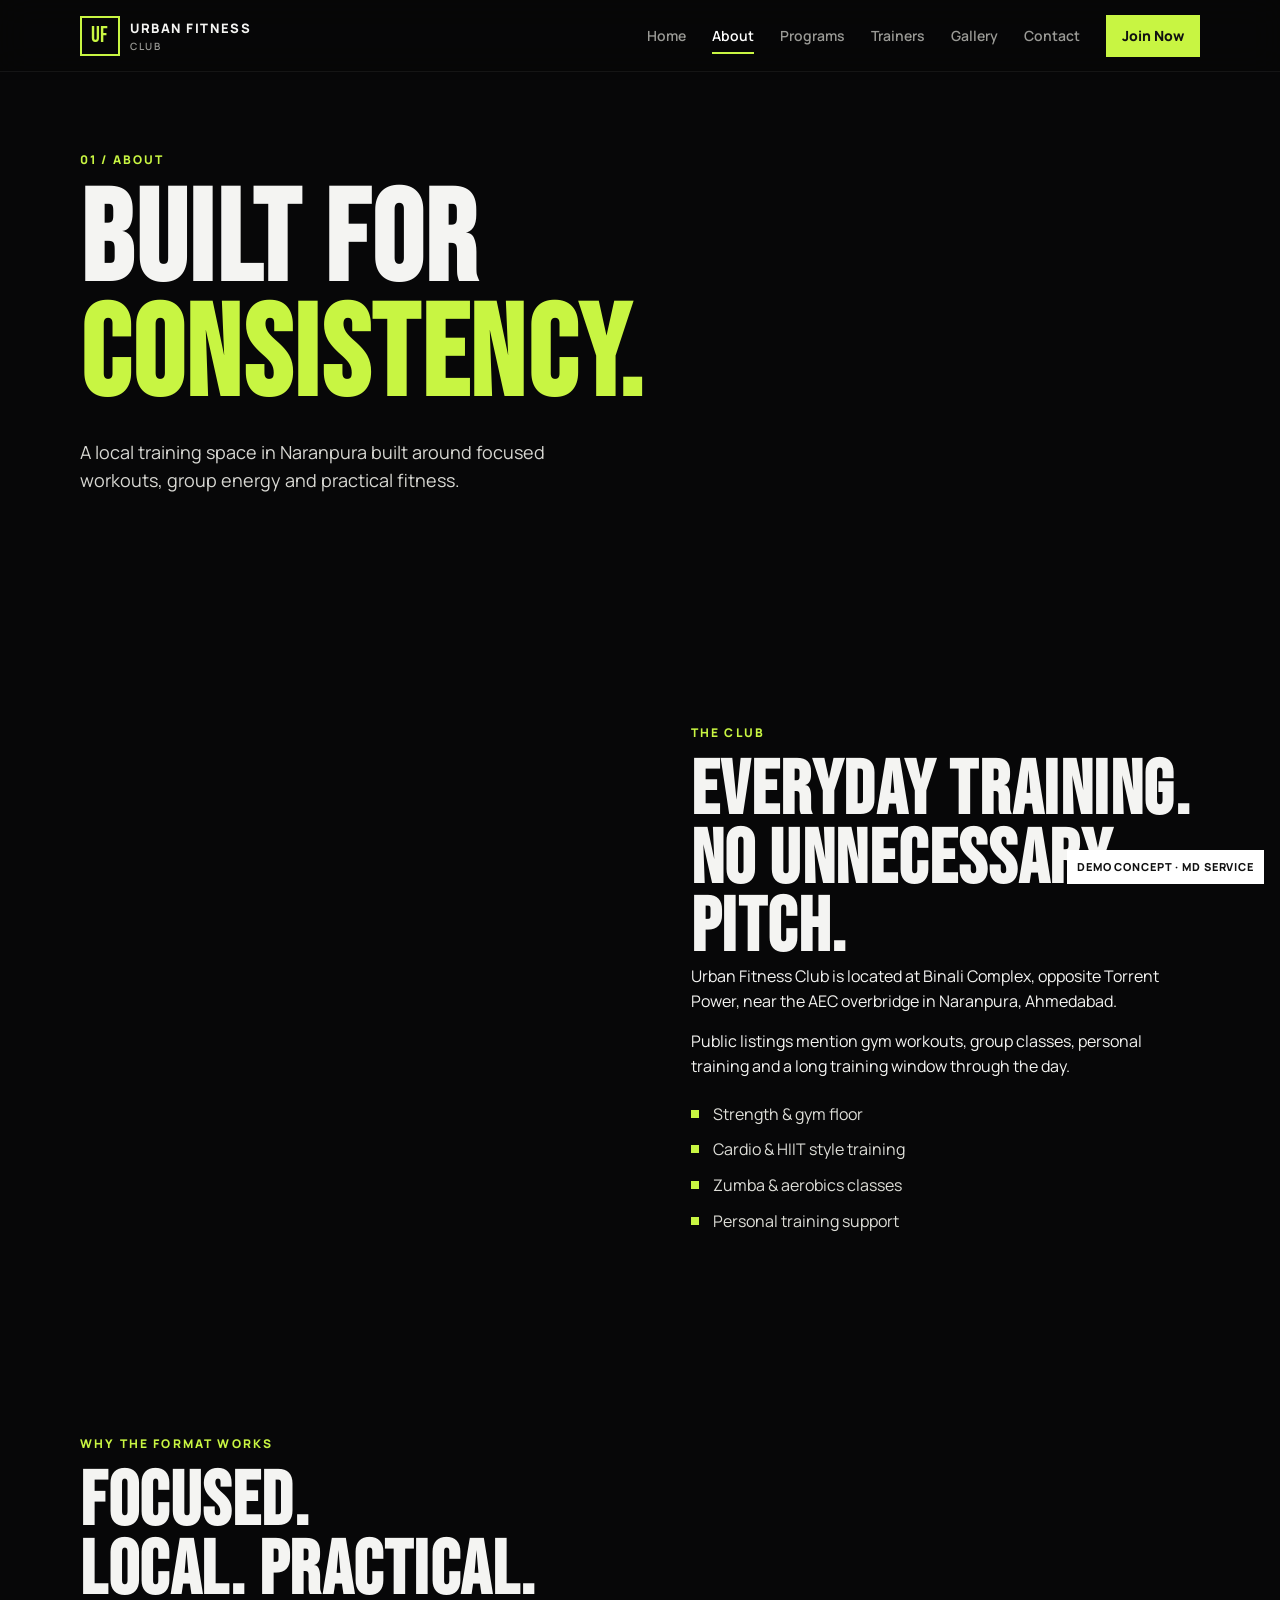
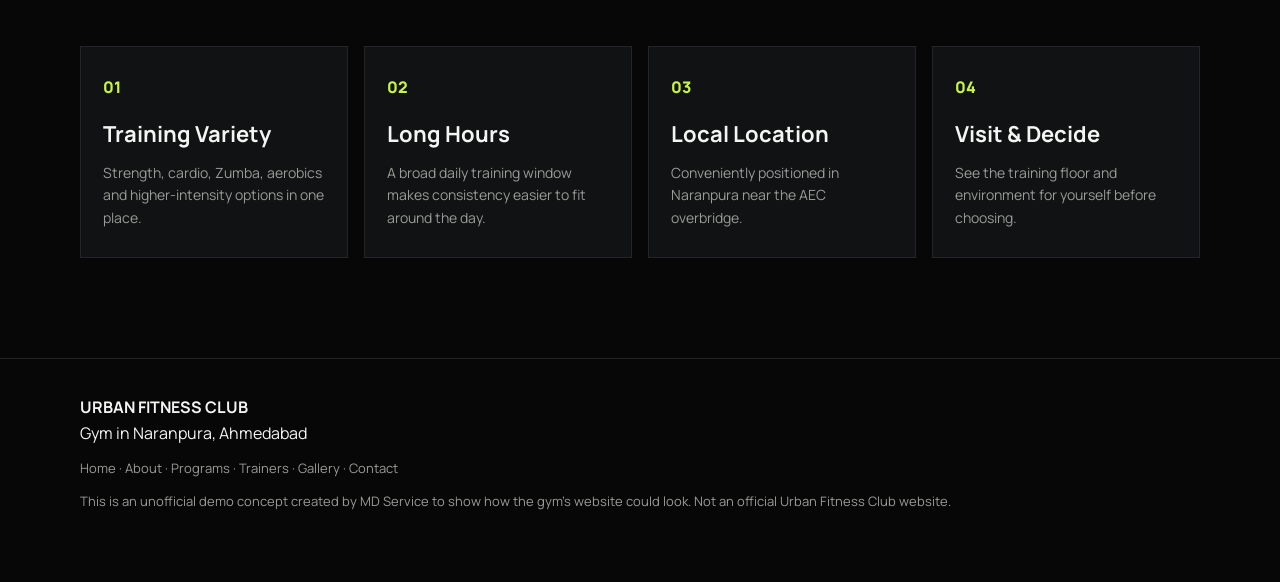
<file: about.html>
<!DOCTYPE html>
<html lang="en">
<head>
<meta charset="UTF-8">
<meta name="viewport" content="width=device-width, initial-scale=1.0">
<title>About | Urban Fitness Club</title><meta name="description" content="Learn about Urban Fitness Club in Naranpura, Ahmedabad, its training environment and fitness options.">
<link rel="preconnect" href="https://fonts.googleapis.com">
<link rel="preconnect" href="https://fonts.gstatic.com" crossorigin>
<link href="https://fonts.googleapis.com/css2?family=Bebas+Neue&family=Manrope:wght@400;500;600;700;800&display=swap" rel="stylesheet">
<link rel="stylesheet" href="css/style.css">
</head>
<body>
<div class="demo-badge">DEMO CONCEPT · MD SERVICE</div>
<header class="header" id="header"><div class="container nav-wrap">
<a href="index.html" class="logo"><span class="logo-mark">UF</span><span class="logo-text">URBAN FITNESS<span>CLUB</span></span></a>
<nav class="nav" id="nav">
<a href="index.html" class="">Home</a><a href="about.html" class="active">About</a><a href="programs.html" class="">Programs</a><a href="trainers.html" class="">Trainers</a><a href="gallery.html" class="">Gallery</a><a href="contact.html" class="">Contact</a>
<a href="https://wa.me/917573855855?text=Hi%20Urban%20Fitness%20Club%2C%20I%20want%20to%20know%20about%20membership" class="nav-cta" target="_blank" rel="noopener">Join Now</a>
</nav><button class="menu-btn" id="menuBtn" aria-label="Menu" aria-expanded="false"><span></span><span></span><span></span></button>
</div></header>
<section class="section" style="padding-top:150px"><div class="container"><p class="eyebrow">01 / About</p><h1>BUILT FOR<br><em>CONSISTENCY.</em></h1><p class="lead">A local training space in Naranpura built around focused workouts, group energy and practical fitness.</p></div></section>
<section class="section"><div class="container about-grid"><div class="about-photo reveal"></div><div class="reveal"><p class="eyebrow">The Club</p><h2>Everyday training. No unnecessary pitch.</h2><p>Urban Fitness Club is located at Binali Complex, opposite Torrent Power, near the AEC overbridge in Naranpura, Ahmedabad.</p><p style="margin-top:14px">Public listings mention gym workouts, group classes, personal training and a long training window through the day.</p><ul class="ticks"><li>Strength & gym floor</li><li>Cardio & HIIT style training</li><li>Zumba & aerobics classes</li><li>Personal training support</li></ul></div></div></section>
<section class="section"><div class="container"><div class="section-head"><p class="eyebrow">Why the format works</p><h2>FOCUSED.<br>LOCAL. PRACTICAL.</h2></div><div class="cards"><article class="card reveal"><span>01</span><h3>Training Variety</h3><p>Strength, cardio, Zumba, aerobics and higher-intensity options in one place.</p></article><article class="card reveal"><span>02</span><h3>Long Hours</h3><p>A broad daily training window makes consistency easier to fit around the day.</p></article><article class="card reveal"><span>03</span><h3>Local Location</h3><p>Conveniently positioned in Naranpura near the AEC overbridge.</p></article><article class="card reveal"><span>04</span><h3>Visit & Decide</h3><p>See the training floor and environment for yourself before choosing.</p></article></div></div></section><footer class="footer"><div class="container foot">
<div><strong>URBAN FITNESS CLUB</strong><p>Gym in Naranpura, Ahmedabad</p></div>
<div><p class="fine"><a href="index.html">Home</a> · <a href="about.html">About</a> · <a href="programs.html">Programs</a> · <a href="trainers.html">Trainers</a> · <a href="gallery.html">Gallery</a> · <a href="contact.html">Contact</a></p></div>
<p class="fine">This is an unofficial demo concept created by MD Service to show how the gym’s website could look. Not an official Urban Fitness Club website.</p>
</div></footer>
<script src="js/script.js"></script></body></html>
</file>
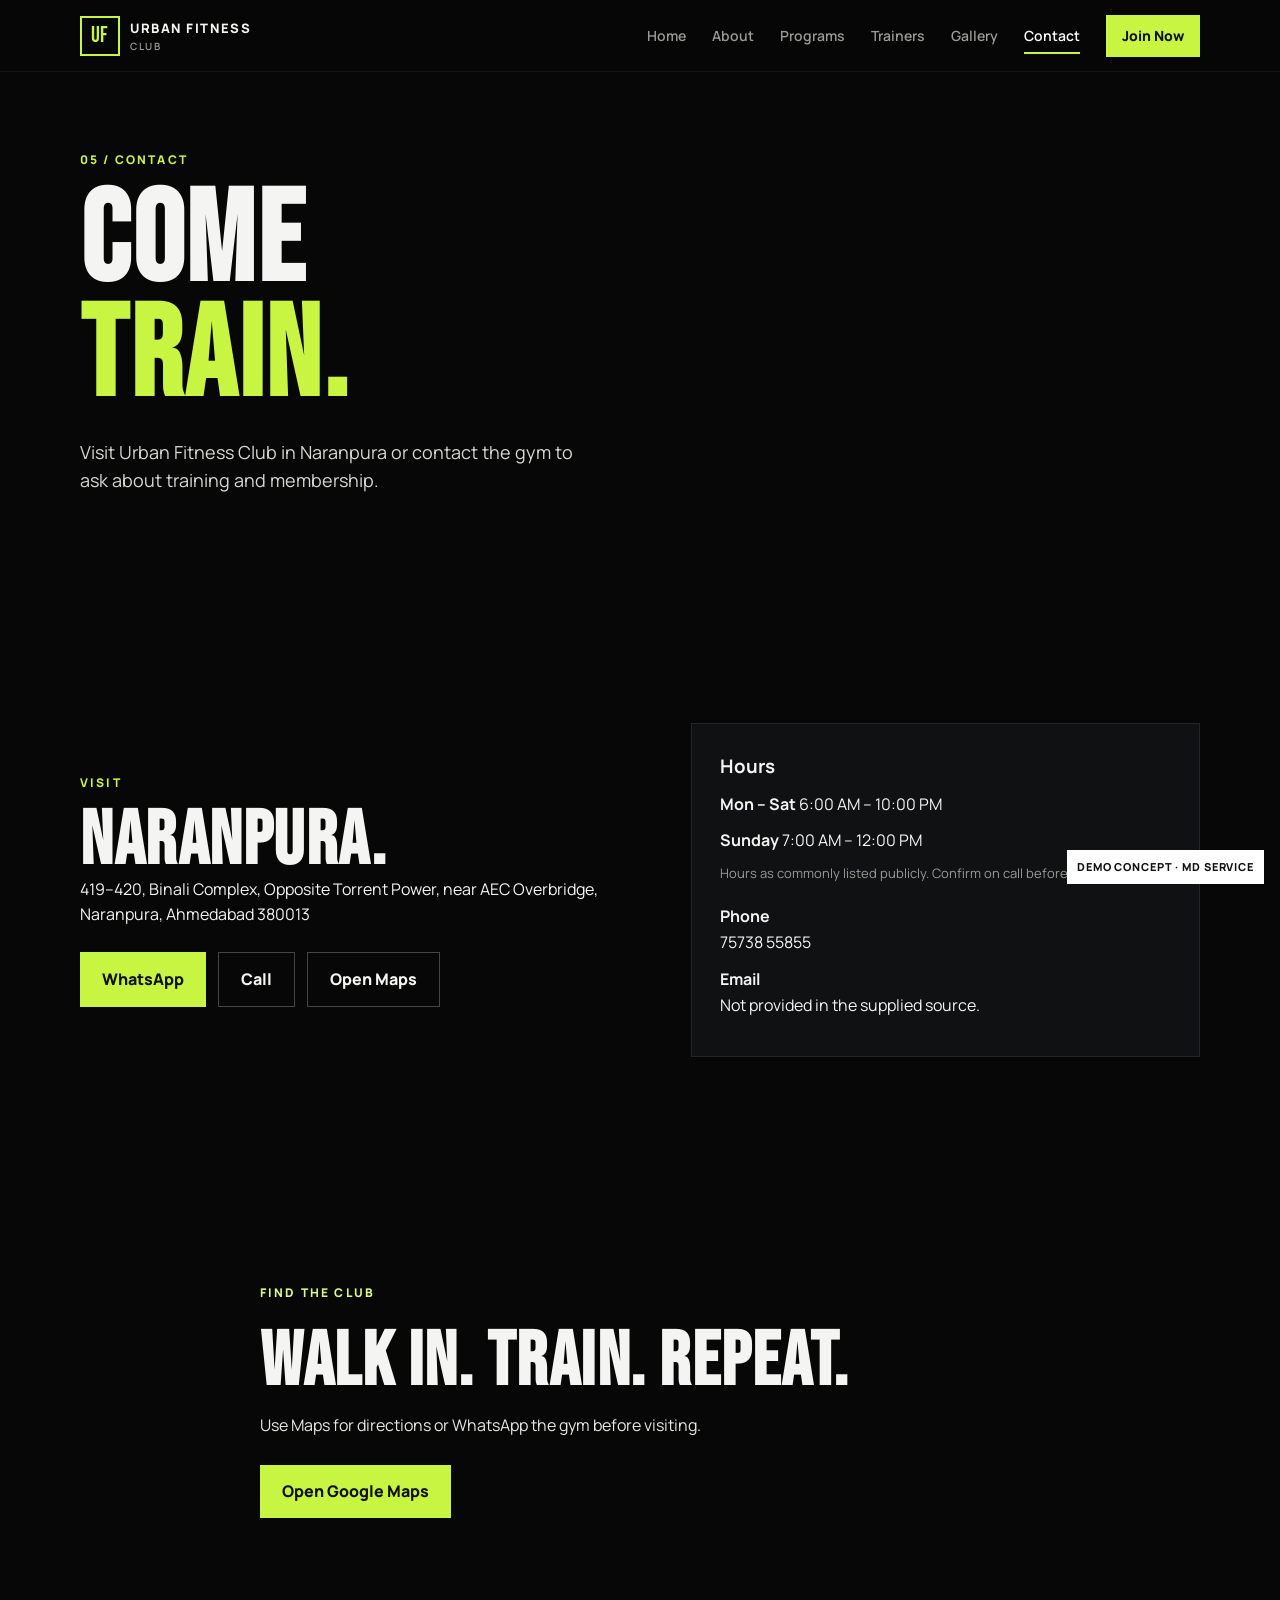
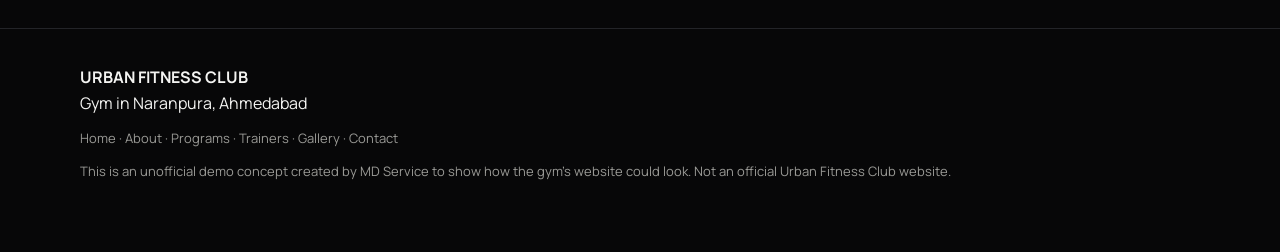
<file: contact.html>
<!DOCTYPE html>
<html lang="en">
<head>
<meta charset="UTF-8">
<meta name="viewport" content="width=device-width, initial-scale=1.0">
<title>Contact | Urban Fitness Club</title><meta name="description" content="Contact and visit information for Urban Fitness Club in Naranpura, Ahmedabad.">
<link rel="preconnect" href="https://fonts.googleapis.com">
<link rel="preconnect" href="https://fonts.gstatic.com" crossorigin>
<link href="https://fonts.googleapis.com/css2?family=Bebas+Neue&family=Manrope:wght@400;500;600;700;800&display=swap" rel="stylesheet">
<link rel="stylesheet" href="css/style.css">
</head>
<body>
<div class="demo-badge">DEMO CONCEPT · MD SERVICE</div>
<header class="header" id="header"><div class="container nav-wrap">
<a href="index.html" class="logo"><span class="logo-mark">UF</span><span class="logo-text">URBAN FITNESS<span>CLUB</span></span></a>
<nav class="nav" id="nav">
<a href="index.html" class="">Home</a><a href="about.html" class="">About</a><a href="programs.html" class="">Programs</a><a href="trainers.html" class="">Trainers</a><a href="gallery.html" class="">Gallery</a><a href="contact.html" class="active">Contact</a>
<a href="https://wa.me/917573855855?text=Hi%20Urban%20Fitness%20Club%2C%20I%20want%20to%20know%20about%20membership" class="nav-cta" target="_blank" rel="noopener">Join Now</a>
</nav><button class="menu-btn" id="menuBtn" aria-label="Menu" aria-expanded="false"><span></span><span></span><span></span></button>
</div></header>
<section class="section" style="padding-top:150px"><div class="container"><p class="eyebrow">05 / Contact</p><h1>COME<br><em>TRAIN.</em></h1><p class="lead">Visit Urban Fitness Club in Naranpura or contact the gym to ask about training and membership.</p></div></section>
<section class="section"><div class="container facility-grid"><div class="reveal"><p class="eyebrow">Visit</p><h2>NARANPURA.</h2><p>419–420, Binali Complex, Opposite Torrent Power, near AEC Overbridge, Naranpura, Ahmedabad 380013</p><div class="hero-actions" style="margin-top:24px"><a class="btn btn-lime" href="https://wa.me/917573855855" target="_blank" rel="noopener">WhatsApp</a><a class="btn btn-ghost" href="tel:+917573855855">Call</a><a class="btn btn-ghost" href="https://maps.app.goo.gl/8tFq7s9jig39hPPo7" target="_blank" rel="noopener">Open Maps</a></div></div><div class="hours reveal"><h3>Hours</h3><p><b>Mon – Sat</b> 6:00 AM – 10:00 PM</p><p><b>Sunday</b> 7:00 AM – 12:00 PM</p><p class="fine">Hours as commonly listed publicly. Confirm on call before visiting.</p><p style="margin-top:20px"><b>Phone</b><br><a href="tel:+917573855855">75738 55855</a></p><p style="margin-top:12px"><b>Email</b><br>Not provided in the supplied source.</p></div></div></section>
<section class="cta-band"><div class="container cta-inner reveal"><p class="eyebrow light">Find the club</p><h2>WALK IN. TRAIN. REPEAT.</h2><p>Use Maps for directions or WhatsApp the gym before visiting.</p><a class="btn btn-lime" href="https://maps.app.goo.gl/8tFq7s9jig39hPPo7" target="_blank" rel="noopener">Open Google Maps</a></div></section><footer class="footer"><div class="container foot">
<div><strong>URBAN FITNESS CLUB</strong><p>Gym in Naranpura, Ahmedabad</p></div>
<div><p class="fine"><a href="index.html">Home</a> · <a href="about.html">About</a> · <a href="programs.html">Programs</a> · <a href="trainers.html">Trainers</a> · <a href="gallery.html">Gallery</a> · <a href="contact.html">Contact</a></p></div>
<p class="fine">This is an unofficial demo concept created by MD Service to show how the gym’s website could look. Not an official Urban Fitness Club website.</p>
</div></footer>
<script src="js/script.js"></script></body></html>
</file>
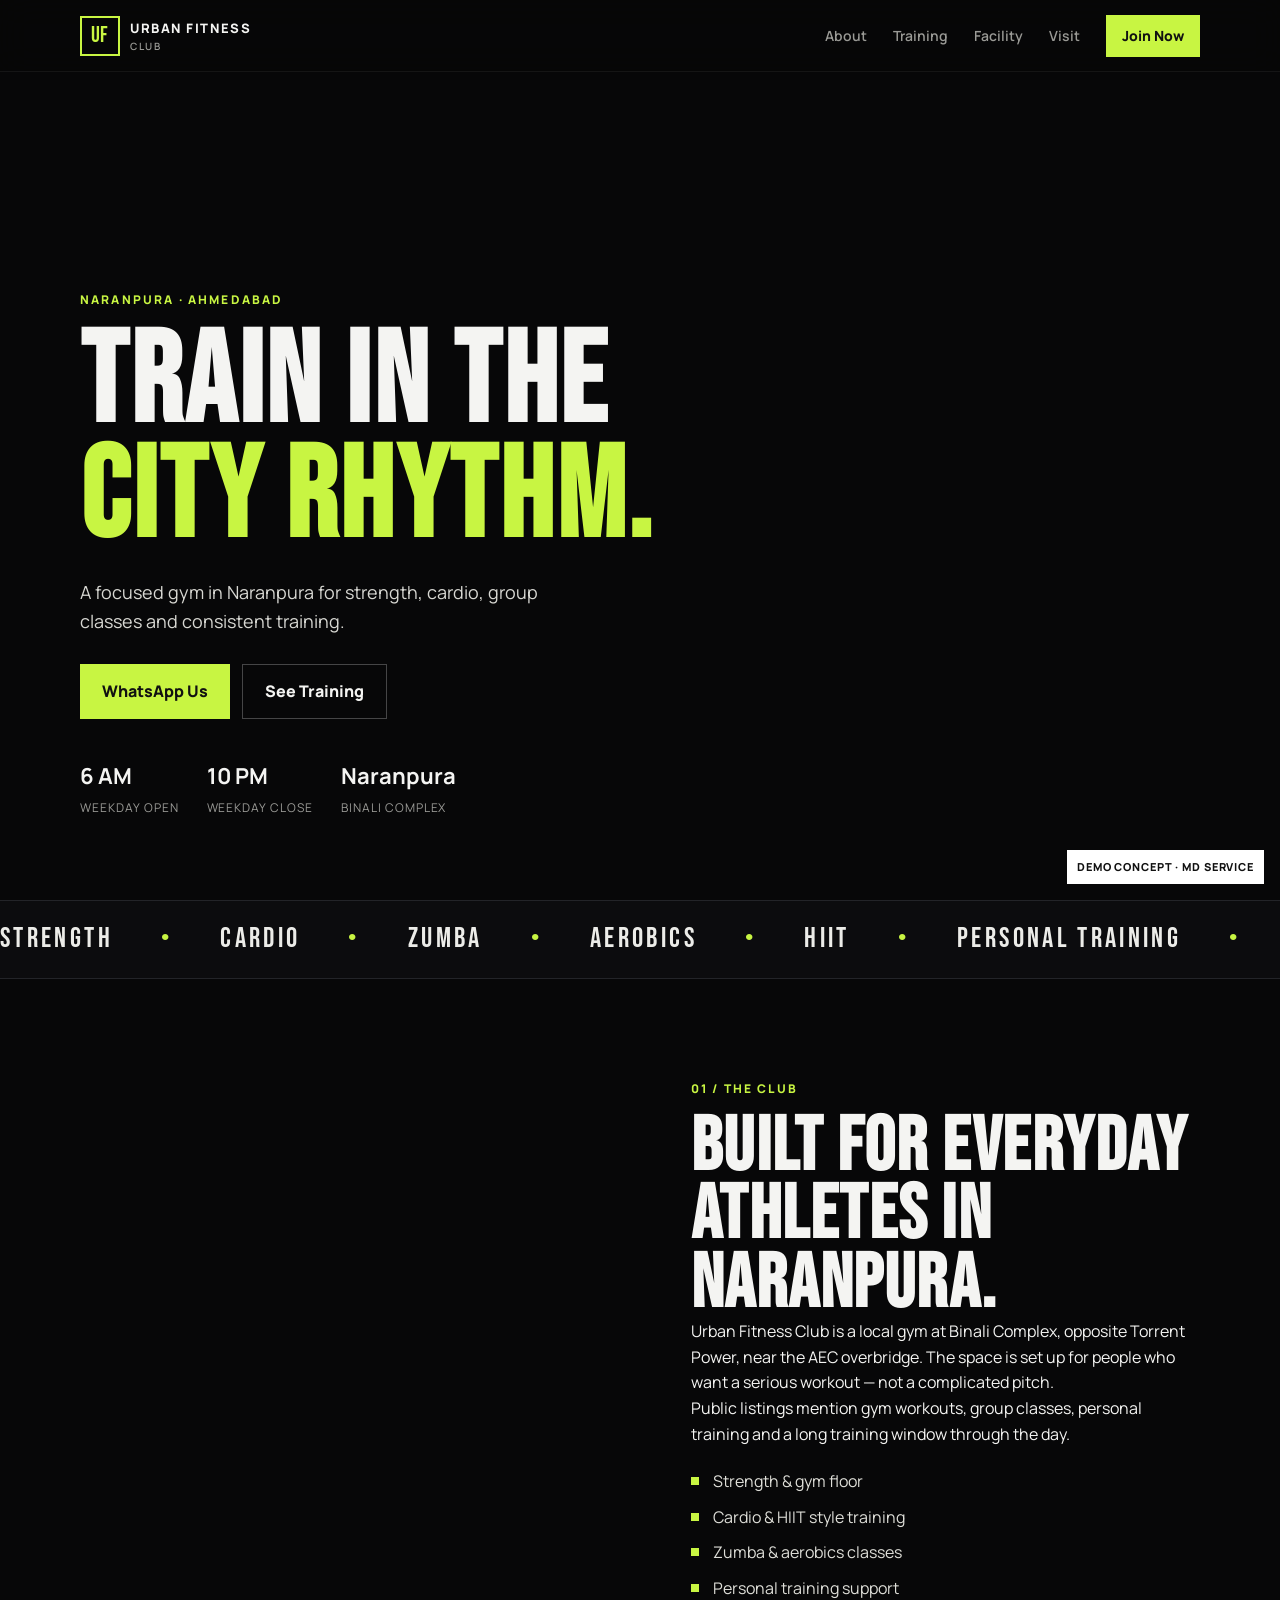
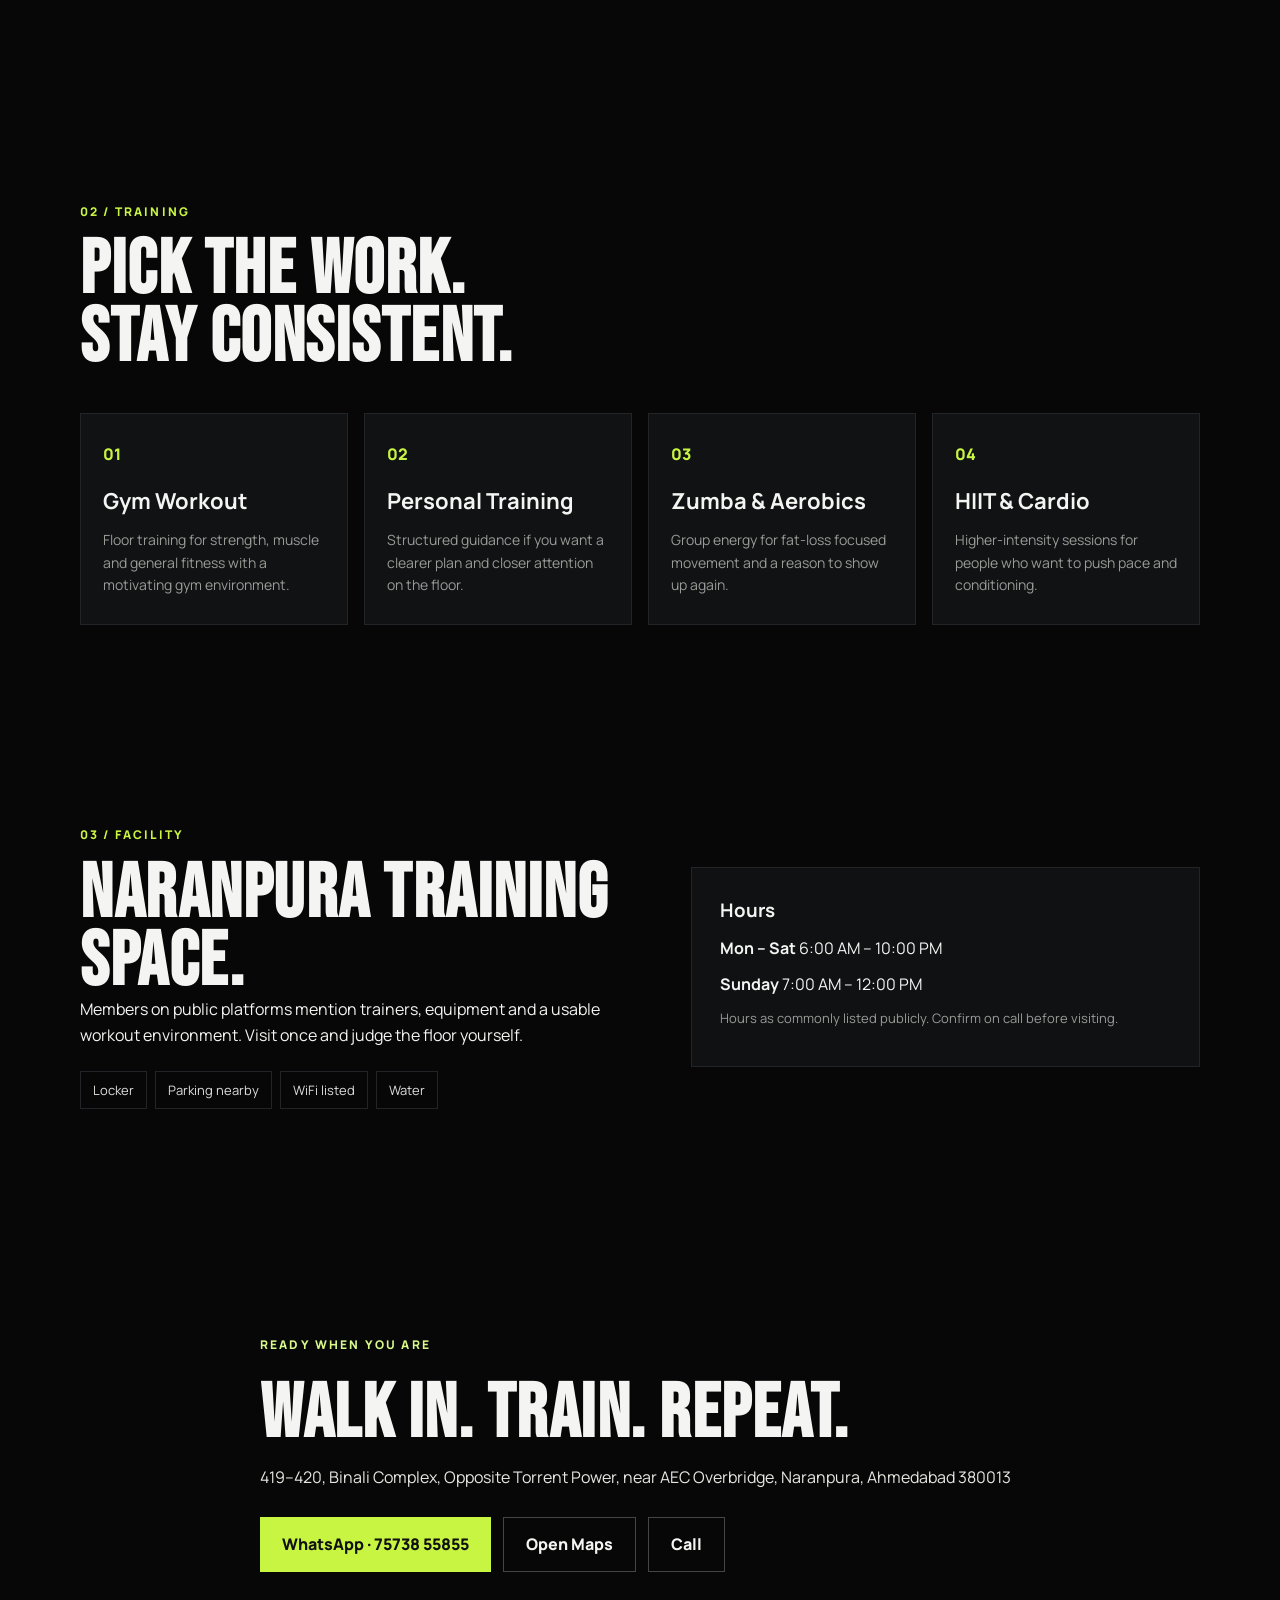
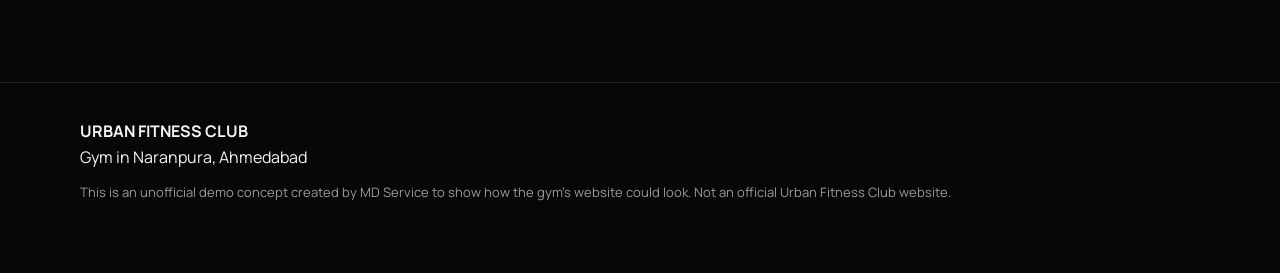
<file: gymdemo-index.html>
<!DOCTYPE html>
<html lang="en">
<head>
  <meta charset="UTF-8">
  <meta name="viewport" content="width=device-width, initial-scale=1.0">
  <title>Urban Fitness Club | Gym in Naranpura, Ahmedabad</title>
  <meta name="description" content="Urban Fitness Club — gym in Naranpura, Ahmedabad. Strength, cardio, Zumba, aerobics and personal training. Demo website by MD Service.">
  <meta name="robots" content="noindex, nofollow">
  <meta name="theme-color" content="#070708">
  <link rel="preconnect" href="https://fonts.googleapis.com">
  <link rel="preconnect" href="https://fonts.gstatic.com" crossorigin>
  <link href="https://fonts.googleapis.com/css2?family=Bebas+Neue&family=Manrope:wght@400;500;600;700;800&display=swap" rel="stylesheet">
  <style>
:root {
  --bg: #070708;
  --card: #111214;
  --line: #232428;
  --text: #f4f4f2;
  --muted: #9a9a96;
  --lime: #c8f542;
  --lime-2: #9adf20;
}
* { box-sizing: border-box; margin: 0; padding: 0; }
html { scroll-behavior: smooth; }
body {
  font-family: Manrope, system-ui, sans-serif;
  background: var(--bg);
  color: var(--text);
  line-height: 1.6;
  overflow-x: hidden;
}
img { max-width: 100%; display: block; }
a { color: inherit; text-decoration: none; }
.container { width: min(1120px, calc(100% - 40px)); margin: 0 auto; }

.demo-badge {
  position: fixed; right: 16px; bottom: 16px; z-index: 50;
  background: #fff; color: #111; font-size: 11px; font-weight: 800;
  letter-spacing: .08em; padding: 8px 10px;
}

.header {
  position: fixed; inset: 0 0 auto 0; z-index: 40;
  height: 72px; backdrop-filter: blur(16px);
  background: rgba(7,7,8,.72); border-bottom: 1px solid rgba(255,255,255,.06);
}
.nav-wrap { height: 72px; display: flex; align-items: center; justify-content: space-between; }
.logo { display: flex; align-items: center; gap: 10px; }
.logo-mark {
  width: 40px; height: 40px; display: grid; place-items: center;
  border: 2px solid var(--lime); color: var(--lime);
  font-family: "Bebas Neue", sans-serif; font-size: 22px; letter-spacing: .04em;
}
.logo-text { font-weight: 800; font-size: 13px; letter-spacing: .12em; }
.logo-text span { display: block; color: var(--muted); font-weight: 600; font-size: 10px; }
.nav { display: flex; align-items: center; gap: 26px; }
.nav a { color: var(--muted); font-size: 14px; font-weight: 600; }
.nav a:hover { color: #fff; }
.nav-cta {
  background: var(--lime) !important; color: #111 !important;
  padding: 10px 16px; font-weight: 800 !important;
}
.menu-btn { display: none; background: none; border: 0; width: 28px; cursor: pointer; }
.menu-btn span { display: block; height: 2px; background: #fff; margin: 6px 0; }

.hero { min-height: 100vh; position: relative; display: grid; align-items: end; padding: 140px 0 80px; }
.hero-bg {
  position: absolute; inset: 0;
  background:
    url("https://images.unsplash.com/photo-1534438327276-14e5300c3a48?auto=format&fit=crop&w=1800&q=70") center/cover no-repeat;
  transform: scale(1.08);
  animation: ken 18s ease-in-out infinite alternate;
}
.hero-overlay {
  position: absolute; inset: 0;
  background: linear-gradient(90deg, rgba(7,7,8,.92) 12%, rgba(7,7,8,.55) 55%, rgba(7,7,8,.2));
}
.hero-grid { position: relative; z-index: 1; }
.eyebrow {
  color: var(--lime); font-weight: 800; letter-spacing: .18em;
  text-transform: uppercase; font-size: 12px; margin-bottom: 16px;
}
.eyebrow.light { color: #d7f98a; }
h1, h2 { font-family: "Bebas Neue", sans-serif; line-height: .9; letter-spacing: .02em; }
h1 { font-size: clamp(64px, 12vw, 128px); }
h1 em { font-style: normal; color: var(--lime); }
h2 { font-size: clamp(42px, 7vw, 76px); }
.lead { max-width: 520px; color: #d7d7d2; font-size: 18px; margin: 22px 0 28px; }
.hero-actions { display: flex; flex-wrap: wrap; gap: 12px; }
.btn { display: inline-flex; align-items: center; justify-content: center; padding: 14px 22px; font-weight: 800; transition: transform .25s, background .25s; }
.btn:hover { transform: translateY(-2px); }
.btn-lime { background: var(--lime); color: #111; }
.btn-ghost { border: 1px solid rgba(255,255,255,.25); }
.hero-meta { display: flex; gap: 28px; margin-top: 40px; }
.hero-meta strong { display: block; font-size: 22px; }
.hero-meta span { color: var(--muted); font-size: 12px; letter-spacing: .08em; text-transform: uppercase; }

.strip { border-top: 1px solid var(--line); border-bottom: 1px solid var(--line); overflow: hidden; background: #0c0c0e; }
.marquee { display: flex; gap: 48px; padding: 16px 0; width: max-content; animation: slide 22s linear infinite; font-family: "Bebas Neue", sans-serif; font-size: 28px; letter-spacing: .12em; color: #ecece8; }
.marquee span { position: relative; }
.marquee span::after { content: "•"; color: var(--lime); margin-left: 48px; }

.section { padding: 100px 0; }
.about-grid, .facility-grid { display: grid; grid-template-columns: 1.05fr .95fr; gap: 48px; align-items: center; }
.about-photo {
  min-height: 460px;
  background: url("https://images.unsplash.com/photo-1571902943202-507ec2618e8f?auto=format&fit=crop&w=1200&q=70") center/cover;
  filter: grayscale(.25) contrast(1.05);
  animation: rise .8s ease both;
}
.ticks { margin-top: 22px; display: grid; gap: 10px; color: #deded8; }
.ticks li { list-style: none; padding-left: 22px; position: relative; }
.ticks li::before { content: ""; width: 8px; height: 8px; background: var(--lime); position: absolute; left: 0; top: 8px; }

.section-head { margin-bottom: 40px; }
.cards { display: grid; grid-template-columns: repeat(4, 1fr); gap: 16px; }
.card {
  background: var(--card); border: 1px solid var(--line); padding: 28px 22px;
  transition: transform .35s ease, border-color .35s, background .35s;
}
.card:hover { transform: translateY(-8px); border-color: #3a3d2a; background: #15170f; }
.card span { color: var(--lime); font-weight: 800; }
.card h3 { margin: 16px 0 10px; font-size: 22px; }
.card p { color: var(--muted); font-size: 14px; }

.pills { display: flex; flex-wrap: wrap; gap: 8px; margin-top: 22px; }
.pills span { border: 1px solid var(--line); padding: 8px 12px; font-size: 13px; color: #ddd; }
.hours { background: #101113; border: 1px solid var(--line); padding: 28px; }
.hours p { margin: 10px 0; }
.fine { color: var(--muted); font-size: 13px; }

.cta-band {
  padding: 110px 0;
  background:
    linear-gradient(180deg, rgba(7,7,8,.55), rgba(7,7,8,.82)),
    url("https://images.unsplash.com/photo-1517836357463-d25dfeac3438?auto=format&fit=crop&w=1800&q=70") center/cover;
}
.cta-inner { max-width: 760px; }
.cta-inner p { margin: 16px 0 26px; color: #e7e7e2; }

.footer { border-top: 1px solid var(--line); padding: 36px 0 70px; }
.foot { display: grid; gap: 12px; }

.reveal { opacity: 0; transform: translateY(24px); animation: rise .8s ease forwards; }
.card:nth-child(2) { animation-delay: .08s; }
.card:nth-child(3) { animation-delay: .16s; }
.card:nth-child(4) { animation-delay: .24s; }

@keyframes rise { to { opacity: 1; transform: none; } }
@keyframes ken { to { transform: scale(1.16) translateY(-2%); } }
@keyframes slide { to { transform: translateX(-50%); } }

@media (max-width: 900px) {
  .cards, .about-grid, .facility-grid { grid-template-columns: 1fr; }
  .nav {
    position: fixed; top: 72px; left: 0; right: 0;
    background: #070708; flex-direction: column; padding: 24px;
    transform: translateY(-120%); opacity: 0; pointer-events: none; transition: .3s;
  }
  .nav.open { transform: none; opacity: 1; pointer-events: auto; }
  .menu-btn { display: block; }
  .hero-meta { flex-wrap: wrap; }
  h1 { font-size: 64px; }
}

  </style>
</head>
<body>
  <div class="demo-badge">DEMO CONCEPT · MD SERVICE</div>

  <header class="header" id="header">
    <div class="container nav-wrap">
      <a href="#home" class="logo">
        <span class="logo-mark">UF</span>
        <span class="logo-text">URBAN FITNESS<span>CLUB</span></span>
      </a>
      <nav class="nav" id="nav">
        <a href="#about">About</a>
        <a href="#training">Training</a>
        <a href="#facility">Facility</a>
        <a href="#visit">Visit</a>
        <a href="https://wa.me/917573855855?text=Hi%20Urban%20Fitness%20Club%2C%20I%20want%20to%20know%20about%20membership" class="nav-cta" target="_blank" rel="noopener">Join Now</a>
      </nav>
      <button class="menu-btn" id="menuBtn" aria-label="Menu"><span></span><span></span><span></span></button>
    </div>
  </header>

  <section class="hero" id="home">
    <div class="hero-bg"></div>
    <div class="hero-overlay"></div>
    <div class="container hero-grid">
      <div class="hero-copy reveal">
        <p class="eyebrow">Naranpura · Ahmedabad</p>
        <h1>TRAIN IN THE<br><em>CITY RHYTHM.</em></h1>
        <p class="lead">A focused gym in Naranpura for strength, cardio, group classes and consistent training.</p>
        <div class="hero-actions">
          <a class="btn btn-lime" href="https://wa.me/917573855855?text=Hi%20Urban%20Fitness%20Club%2C%20I%20want%20to%20visit" target="_blank" rel="noopener">WhatsApp Us</a>
          <a class="btn btn-ghost" href="#training">See Training</a>
        </div>
        <div class="hero-meta">
          <div><strong>6 AM</strong><span>Weekday open</span></div>
          <div><strong>10 PM</strong><span>Weekday close</span></div>
          <div><strong>Naranpura</strong><span>Binali Complex</span></div>
        </div>
      </div>
    </div>
  </section>

  <section class="strip">
    <div class="marquee">
      <span>STRENGTH</span><span>CARDIO</span><span>ZUMBA</span><span>AEROBICS</span><span>HIIT</span><span>PERSONAL TRAINING</span>
      <span>STRENGTH</span><span>CARDIO</span><span>ZUMBA</span><span>AEROBICS</span><span>HIIT</span><span>PERSONAL TRAINING</span>
    </div>
  </section>

  <section class="section about" id="about">
    <div class="container about-grid">
      <div class="about-photo reveal"></div>
      <div class="about-text reveal">
        <p class="eyebrow">01 / The Club</p>
        <h2>Built for everyday athletes in Naranpura.</h2>
        <p>Urban Fitness Club is a local gym at Binali Complex, opposite Torrent Power, near the AEC overbridge. The space is set up for people who want a serious workout — not a complicated pitch.</p>
        <p>Public listings mention gym workouts, group classes, personal training and a long training window through the day.</p>
        <ul class="ticks">
          <li>Strength & gym floor</li>
          <li>Cardio & HIIT style training</li>
          <li>Zumba & aerobics classes</li>
          <li>Personal training support</li>
        </ul>
      </div>
    </div>
  </section>

  <section class="section training" id="training">
    <div class="container">
      <div class="section-head reveal">
        <p class="eyebrow">02 / Training</p>
        <h2>Pick the work.<br>Stay consistent.</h2>
      </div>
      <div class="cards">
        <article class="card reveal">
          <span>01</span>
          <h3>Gym Workout</h3>
          <p>Floor training for strength, muscle and general fitness with a motivating gym environment.</p>
        </article>
        <article class="card reveal">
          <span>02</span>
          <h3>Personal Training</h3>
          <p>Structured guidance if you want a clearer plan and closer attention on the floor.</p>
        </article>
        <article class="card reveal">
          <span>03</span>
          <h3>Zumba & Aerobics</h3>
          <p>Group energy for fat-loss focused movement and a reason to show up again.</p>
        </article>
        <article class="card reveal">
          <span>04</span>
          <h3>HIIT & Cardio</h3>
          <p>Higher-intensity sessions for people who want to push pace and conditioning.</p>
        </article>
      </div>
    </div>
  </section>

  <section class="section facility" id="facility">
    <div class="container facility-grid">
      <div class="reveal">
        <p class="eyebrow">03 / Facility</p>
        <h2>Naranpura training space.</h2>
        <p>Members on public platforms mention trainers, equipment and a usable workout environment. Visit once and judge the floor yourself.</p>
        <div class="pills">
          <span>Locker</span><span>Parking nearby</span><span>WiFi listed</span><span>Water</span>
        </div>
      </div>
      <div class="hours reveal">
        <h3>Hours</h3>
        <p><b>Mon – Sat</b> 6:00 AM – 10:00 PM</p>
        <p><b>Sunday</b> 7:00 AM – 12:00 PM</p>
        <p class="fine">Hours as commonly listed publicly. Confirm on call before visiting.</p>
      </div>
    </div>
  </section>

  <section class="cta-band" id="visit">
    <div class="container cta-inner reveal">
      <p class="eyebrow light">Ready when you are</p>
      <h2>Walk in. Train. Repeat.</h2>
      <p>419–420, Binali Complex, Opposite Torrent Power, near AEC Overbridge, Naranpura, Ahmedabad 380013</p>
      <div class="hero-actions">
        <a class="btn btn-lime" href="https://wa.me/917573855855" target="_blank" rel="noopener">WhatsApp · 75738 55855</a>
        <a class="btn btn-ghost" href="https://maps.app.goo.gl/8tFq7s9jig39hPPo7" target="_blank" rel="noopener">Open Maps</a>
        <a class="btn btn-ghost" href="tel:+917573855855">Call</a>
      </div>
    </div>
  </section>

  <footer class="footer">
    <div class="container foot">
      <div>
        <strong>URBAN FITNESS CLUB</strong>
        <p>Gym in Naranpura, Ahmedabad</p>
      </div>
      <p class="fine">This is an unofficial demo concept created by MD Service to show how the gym’s website could look. Not an official Urban Fitness Club website.</p>
    </div>
  </footer>

  <script>
const nav = document.getElementById('nav');
const btn = document.getElementById('menuBtn');
if (btn && nav) {
  btn.addEventListener('click', () => nav.classList.toggle('open'));
  nav.querySelectorAll('a').forEach(a => a.addEventListener('click', () => nav.classList.remove('open')));
}
const header = document.getElementById('header');
window.addEventListener('scroll', () => {
  if (!header) return;
  header.style.background = window.scrollY > 20 ? 'rgba(7,7,8,.92)' : 'rgba(7,7,8,.72)';
});

  </script>
</body>
</html>
</file>
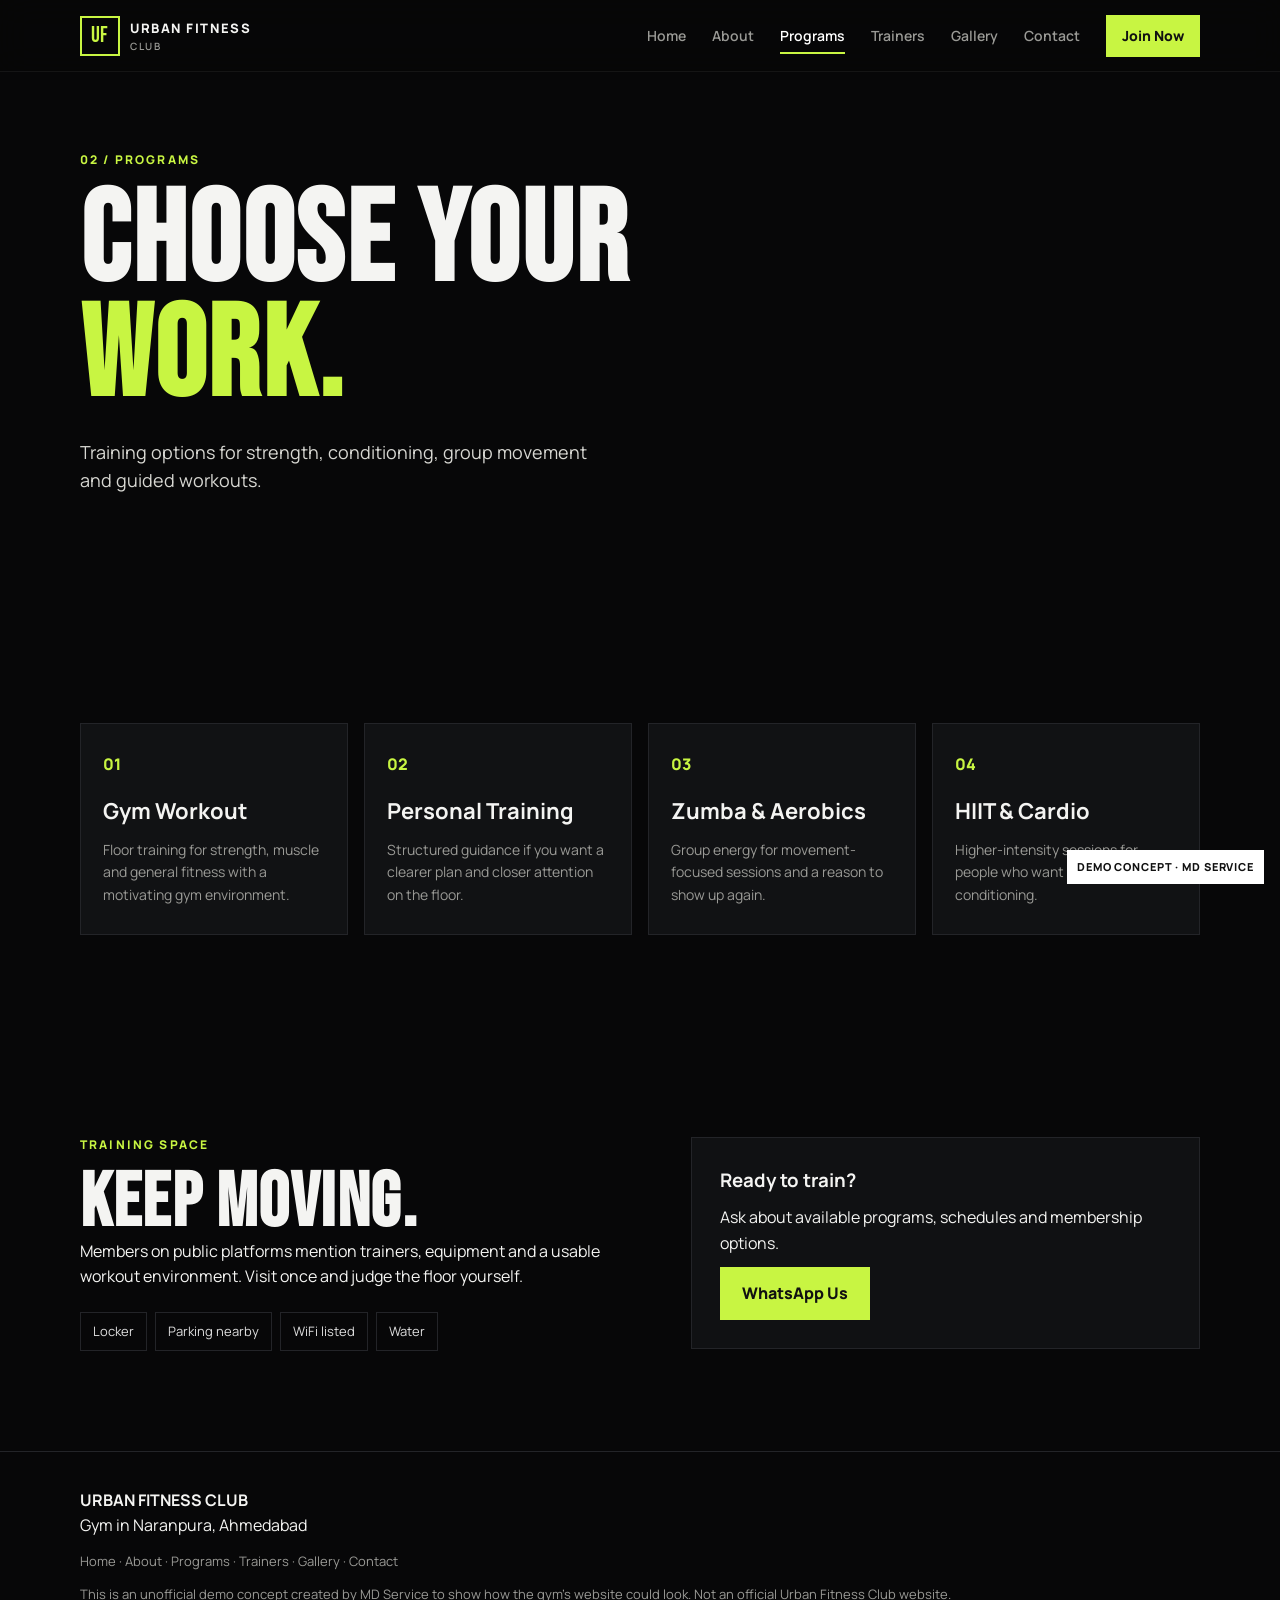
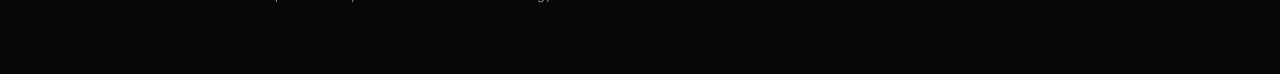
<file: programs.html>
<!DOCTYPE html>
<html lang="en">
<head>
<meta charset="UTF-8">
<meta name="viewport" content="width=device-width, initial-scale=1.0">
<title>Programs | Urban Fitness Club</title><meta name="description" content="Explore gym workouts, personal training, Zumba, aerobics, HIIT and cardio at Urban Fitness Club.">
<link rel="preconnect" href="https://fonts.googleapis.com">
<link rel="preconnect" href="https://fonts.gstatic.com" crossorigin>
<link href="https://fonts.googleapis.com/css2?family=Bebas+Neue&family=Manrope:wght@400;500;600;700;800&display=swap" rel="stylesheet">
<link rel="stylesheet" href="css/style.css">
</head>
<body>
<div class="demo-badge">DEMO CONCEPT · MD SERVICE</div>
<header class="header" id="header"><div class="container nav-wrap">
<a href="index.html" class="logo"><span class="logo-mark">UF</span><span class="logo-text">URBAN FITNESS<span>CLUB</span></span></a>
<nav class="nav" id="nav">
<a href="index.html" class="">Home</a><a href="about.html" class="">About</a><a href="programs.html" class="active">Programs</a><a href="trainers.html" class="">Trainers</a><a href="gallery.html" class="">Gallery</a><a href="contact.html" class="">Contact</a>
<a href="https://wa.me/917573855855?text=Hi%20Urban%20Fitness%20Club%2C%20I%20want%20to%20know%20about%20membership" class="nav-cta" target="_blank" rel="noopener">Join Now</a>
</nav><button class="menu-btn" id="menuBtn" aria-label="Menu" aria-expanded="false"><span></span><span></span><span></span></button>
</div></header>
<section class="section" style="padding-top:150px"><div class="container"><p class="eyebrow">02 / Programs</p><h1>CHOOSE YOUR<br><em>WORK.</em></h1><p class="lead">Training options for strength, conditioning, group movement and guided workouts.</p></div></section>
<section class="section"><div class="container"><div class="cards"><article class="card reveal"><span>01</span><h3>Gym Workout</h3><p>Floor training for strength, muscle and general fitness with a motivating gym environment.</p></article><article class="card reveal"><span>02</span><h3>Personal Training</h3><p>Structured guidance if you want a clearer plan and closer attention on the floor.</p></article><article class="card reveal"><span>03</span><h3>Zumba & Aerobics</h3><p>Group energy for movement-focused sessions and a reason to show up again.</p></article><article class="card reveal"><span>04</span><h3>HIIT & Cardio</h3><p>Higher-intensity sessions for people who want to push pace and conditioning.</p></article></div></div></section>
<section class="section"><div class="container facility-grid"><div class="reveal"><p class="eyebrow">Training Space</p><h2>KEEP MOVING.</h2><p>Members on public platforms mention trainers, equipment and a usable workout environment. Visit once and judge the floor yourself.</p><div class="pills"><span>Locker</span><span>Parking nearby</span><span>WiFi listed</span><span>Water</span></div></div><div class="hours reveal"><h3>Ready to train?</h3><p>Ask about available programs, schedules and membership options.</p><a class="btn btn-lime" href="https://wa.me/917573855855" target="_blank" rel="noopener">WhatsApp Us</a></div></div></section><footer class="footer"><div class="container foot">
<div><strong>URBAN FITNESS CLUB</strong><p>Gym in Naranpura, Ahmedabad</p></div>
<div><p class="fine"><a href="index.html">Home</a> · <a href="about.html">About</a> · <a href="programs.html">Programs</a> · <a href="trainers.html">Trainers</a> · <a href="gallery.html">Gallery</a> · <a href="contact.html">Contact</a></p></div>
<p class="fine">This is an unofficial demo concept created by MD Service to show how the gym’s website could look. Not an official Urban Fitness Club website.</p>
</div></footer>
<script src="js/script.js"></script></body></html>
</file>
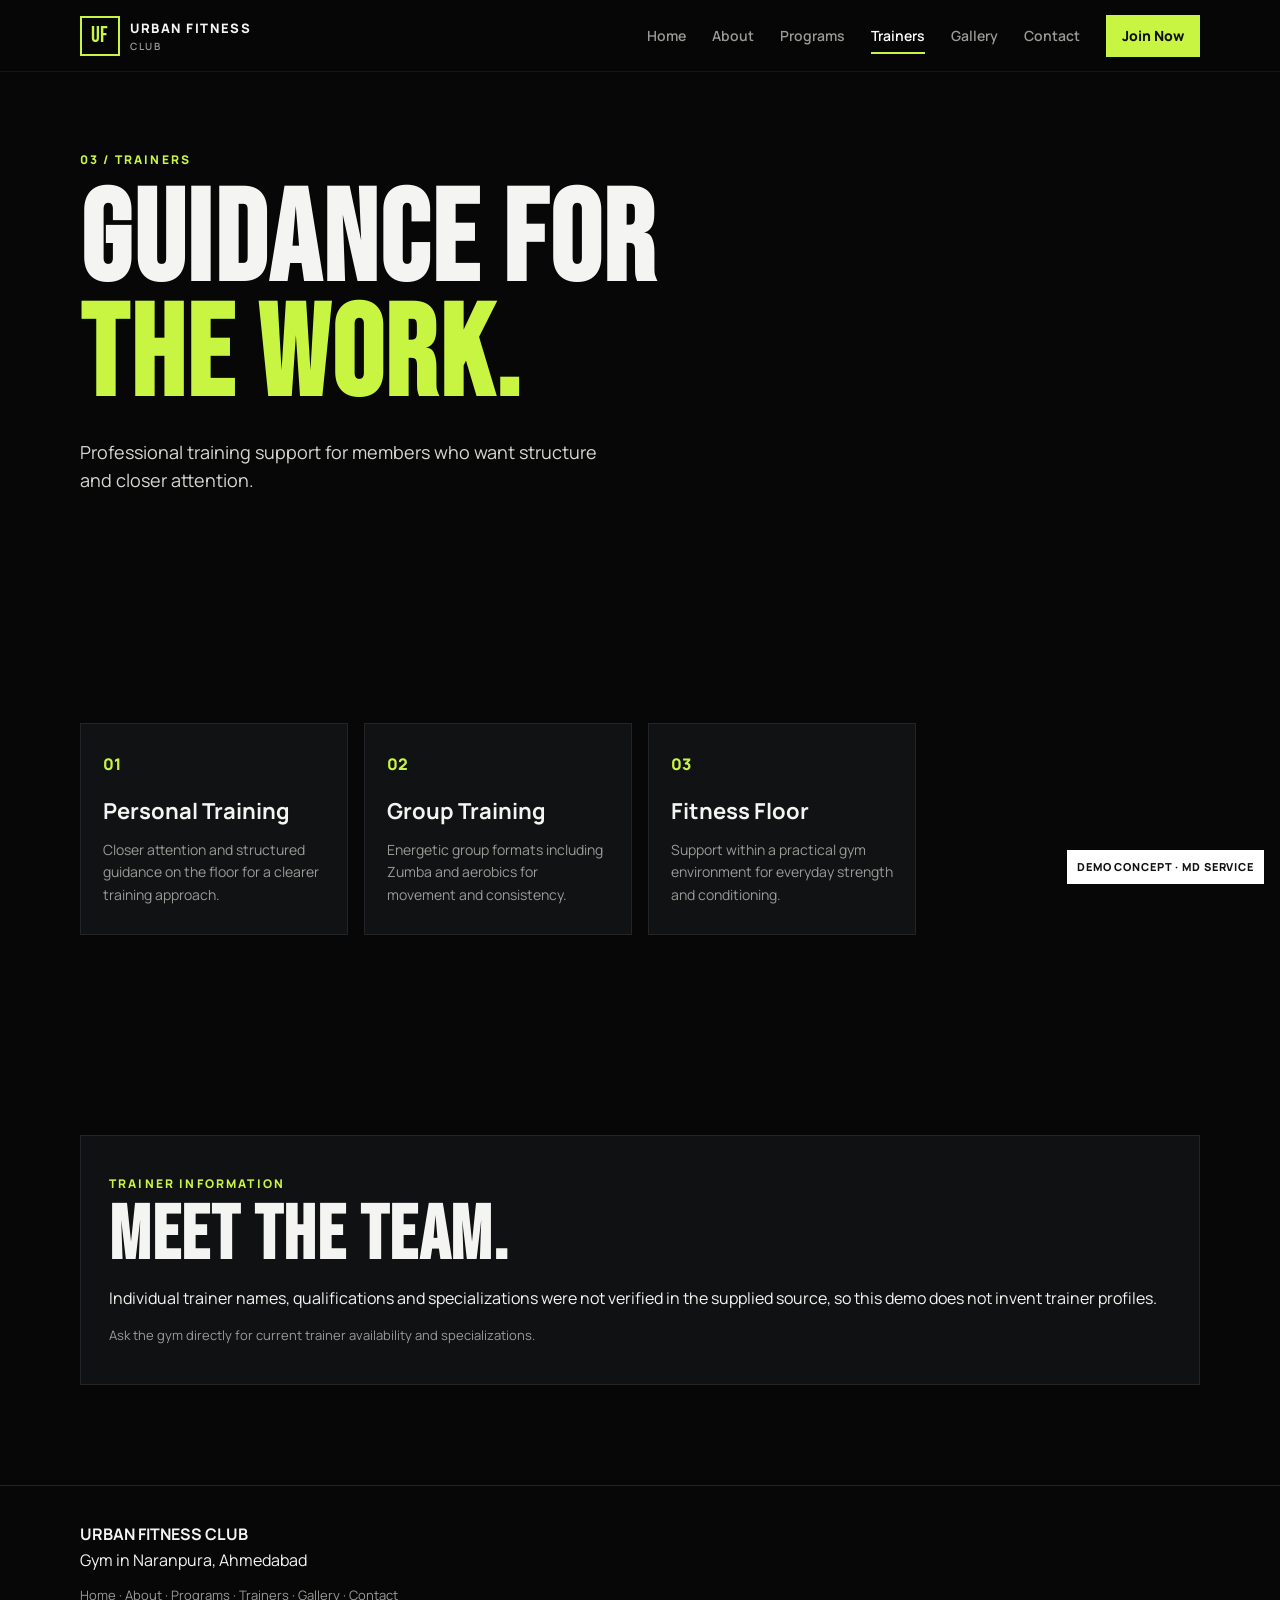
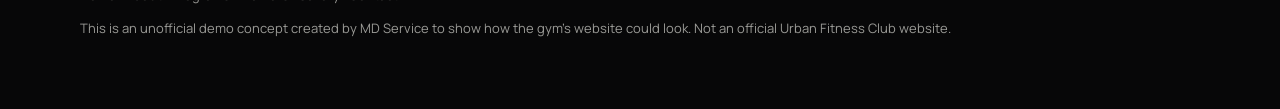
<file: trainers.html>
<!DOCTYPE html>
<html lang="en">
<head>
<meta charset="UTF-8">
<meta name="viewport" content="width=device-width, initial-scale=1.0">
<title>Trainers | Urban Fitness Club</title><meta name="description" content="Training and personal guidance options at Urban Fitness Club in Naranpura, Ahmedabad.">
<link rel="preconnect" href="https://fonts.googleapis.com">
<link rel="preconnect" href="https://fonts.gstatic.com" crossorigin>
<link href="https://fonts.googleapis.com/css2?family=Bebas+Neue&family=Manrope:wght@400;500;600;700;800&display=swap" rel="stylesheet">
<link rel="stylesheet" href="css/style.css">
</head>
<body>
<div class="demo-badge">DEMO CONCEPT · MD SERVICE</div>
<header class="header" id="header"><div class="container nav-wrap">
<a href="index.html" class="logo"><span class="logo-mark">UF</span><span class="logo-text">URBAN FITNESS<span>CLUB</span></span></a>
<nav class="nav" id="nav">
<a href="index.html" class="">Home</a><a href="about.html" class="">About</a><a href="programs.html" class="">Programs</a><a href="trainers.html" class="active">Trainers</a><a href="gallery.html" class="">Gallery</a><a href="contact.html" class="">Contact</a>
<a href="https://wa.me/917573855855?text=Hi%20Urban%20Fitness%20Club%2C%20I%20want%20to%20know%20about%20membership" class="nav-cta" target="_blank" rel="noopener">Join Now</a>
</nav><button class="menu-btn" id="menuBtn" aria-label="Menu" aria-expanded="false"><span></span><span></span><span></span></button>
</div></header>
<section class="section" style="padding-top:150px"><div class="container"><p class="eyebrow">03 / Trainers</p><h1>GUIDANCE FOR<br><em>THE WORK.</em></h1><p class="lead">Professional training support for members who want structure and closer attention.</p></div></section>
<section class="section"><div class="container"><div class="cards"><article class="card reveal"><span>01</span><h3>Personal Training</h3><p>Closer attention and structured guidance on the floor for a clearer training approach.</p></article><article class="card reveal"><span>02</span><h3>Group Training</h3><p>Energetic group formats including Zumba and aerobics for movement and consistency.</p></article><article class="card reveal"><span>03</span><h3>Fitness Floor</h3><p>Support within a practical gym environment for everyday strength and conditioning.</p></article></div></div></section>
<section class="section"><div class="container hours"><p class="eyebrow">Trainer information</p><h2>MEET THE TEAM.</h2><p style="margin-top:14px">Individual trainer names, qualifications and specializations were not verified in the supplied source, so this demo does not invent trainer profiles.</p><p class="fine" style="margin-top:14px">Ask the gym directly for current trainer availability and specializations.</p></div></section><footer class="footer"><div class="container foot">
<div><strong>URBAN FITNESS CLUB</strong><p>Gym in Naranpura, Ahmedabad</p></div>
<div><p class="fine"><a href="index.html">Home</a> · <a href="about.html">About</a> · <a href="programs.html">Programs</a> · <a href="trainers.html">Trainers</a> · <a href="gallery.html">Gallery</a> · <a href="contact.html">Contact</a></p></div>
<p class="fine">This is an unofficial demo concept created by MD Service to show how the gym’s website could look. Not an official Urban Fitness Club website.</p>
</div></footer>
<script src="js/script.js"></script></body></html>
</file>
<file: css/style.css>
:root {
  --bg: #070708;
  --card: #111214;
  --line: #232428;
  --text: #f4f4f2;
  --muted: #9a9a96;
  --lime: #c8f542;
  --lime-2: #9adf20;
}
* { box-sizing: border-box; margin: 0; padding: 0; }
html { scroll-behavior: smooth; }
body {
  font-family: Manrope, system-ui, sans-serif;
  background: var(--bg);
  color: var(--text);
  line-height: 1.6;
  overflow-x: hidden;
}
img { max-width: 100%; display: block; }
a { color: inherit; text-decoration: none; }
.container { width: min(1120px, calc(100% - 40px)); margin: 0 auto; }

.demo-badge {
  position: fixed; right: 16px; bottom: 16px; z-index: 50;
  background: #fff; color: #111; font-size: 11px; font-weight: 800;
  letter-spacing: .08em; padding: 8px 10px;
}

.header {
  position: fixed; inset: 0 0 auto 0; z-index: 40;
  height: 72px; backdrop-filter: blur(16px);
  background: rgba(7,7,8,.72); border-bottom: 1px solid rgba(255,255,255,.06);
}
.nav-wrap { height: 72px; display: flex; align-items: center; justify-content: space-between; }
.logo { display: flex; align-items: center; gap: 10px; }
.logo-mark {
  width: 40px; height: 40px; display: grid; place-items: center;
  border: 2px solid var(--lime); color: var(--lime);
  font-family: "Bebas Neue", sans-serif; font-size: 22px; letter-spacing: .04em;
}
.logo-text { font-weight: 800; font-size: 13px; letter-spacing: .12em; }
.logo-text span { display: block; color: var(--muted); font-weight: 600; font-size: 10px; }
.nav { display: flex; align-items: center; gap: 26px; }
.nav a { color: var(--muted); font-size: 14px; font-weight: 600; }
.nav a:hover { color: #fff; }
.nav-cta {
  background: var(--lime) !important; color: #111 !important;
  padding: 10px 16px; font-weight: 800 !important;
}
.menu-btn { display: none; background: none; border: 0; width: 28px; cursor: pointer; }
.menu-btn span { display: block; height: 2px; background: #fff; margin: 6px 0; }

.hero { min-height: 100vh; position: relative; display: grid; align-items: end; padding: 140px 0 80px; }
.hero-bg {
  position: absolute; inset: 0;
  background:
    url("https://images.unsplash.com/photo-1534438327276-14e5300c3a48?auto=format&fit=crop&w=1800&q=70") center/cover no-repeat;
  transform: scale(1.08);
  animation: ken 18s ease-in-out infinite alternate;
}
.hero-overlay {
  position: absolute; inset: 0;
  background: linear-gradient(90deg, rgba(7,7,8,.92) 12%, rgba(7,7,8,.55) 55%, rgba(7,7,8,.2));
}
.hero-grid { position: relative; z-index: 1; }
.eyebrow {
  color: var(--lime); font-weight: 800; letter-spacing: .18em;
  text-transform: uppercase; font-size: 12px; margin-bottom: 16px;
}
.eyebrow.light { color: #d7f98a; }
h1, h2 { font-family: "Bebas Neue", sans-serif; line-height: .9; letter-spacing: .02em; }
h1 { font-size: clamp(64px, 12vw, 128px); }
h1 em { font-style: normal; color: var(--lime); }
h2 { font-size: clamp(42px, 7vw, 76px); }
.lead { max-width: 520px; color: #d7d7d2; font-size: 18px; margin: 22px 0 28px; }
.hero-actions { display: flex; flex-wrap: wrap; gap: 12px; }
.btn { display: inline-flex; align-items: center; justify-content: center; padding: 14px 22px; font-weight: 800; transition: transform .25s, background .25s; }
.btn:hover { transform: translateY(-2px); }
.btn-lime { background: var(--lime); color: #111; }
.btn-ghost { border: 1px solid rgba(255,255,255,.25); }
.hero-meta { display: flex; gap: 28px; margin-top: 40px; }
.hero-meta strong { display: block; font-size: 22px; }
.hero-meta span { color: var(--muted); font-size: 12px; letter-spacing: .08em; text-transform: uppercase; }

.strip { border-top: 1px solid var(--line); border-bottom: 1px solid var(--line); overflow: hidden; background: #0c0c0e; }
.marquee { display: flex; gap: 48px; padding: 16px 0; width: max-content; animation: slide 22s linear infinite; font-family: "Bebas Neue", sans-serif; font-size: 28px; letter-spacing: .12em; color: #ecece8; }
.marquee span { position: relative; }
.marquee span::after { content: "•"; color: var(--lime); margin-left: 48px; }

.section { padding: 100px 0; }
.about-grid, .facility-grid { display: grid; grid-template-columns: 1.05fr .95fr; gap: 48px; align-items: center; }
.about-photo {
  min-height: 460px;
  background: url("https://images.unsplash.com/photo-1571902943202-507ec2618e8f?auto=format&fit=crop&w=1200&q=70") center/cover;
  filter: grayscale(.25) contrast(1.05);
  animation: rise .8s ease both;
}
.ticks { margin-top: 22px; display: grid; gap: 10px; color: #deded8; }
.ticks li { list-style: none; padding-left: 22px; position: relative; }
.ticks li::before { content: ""; width: 8px; height: 8px; background: var(--lime); position: absolute; left: 0; top: 8px; }

.section-head { margin-bottom: 40px; }
.cards { display: grid; grid-template-columns: repeat(4, 1fr); gap: 16px; }
.card {
  background: var(--card); border: 1px solid var(--line); padding: 28px 22px;
  transition: transform .35s ease, border-color .35s, background .35s;
}
.card:hover { transform: translateY(-8px); border-color: #3a3d2a; background: #15170f; }
.card span { color: var(--lime); font-weight: 800; }
.card h3 { margin: 16px 0 10px; font-size: 22px; }
.card p { color: var(--muted); font-size: 14px; }

.pills { display: flex; flex-wrap: wrap; gap: 8px; margin-top: 22px; }
.pills span { border: 1px solid var(--line); padding: 8px 12px; font-size: 13px; color: #ddd; }
.hours { background: #101113; border: 1px solid var(--line); padding: 28px; }
.hours p { margin: 10px 0; }
.fine { color: var(--muted); font-size: 13px; }

.cta-band {
  padding: 110px 0;
  background:
    linear-gradient(180deg, rgba(7,7,8,.55), rgba(7,7,8,.82)),
    url("https://images.unsplash.com/photo-1517836357463-d25dfeac3438?auto=format&fit=crop&w=1800&q=70") center/cover;
}
.cta-inner { max-width: 760px; }
.cta-inner p { margin: 16px 0 26px; color: #e7e7e2; }

.footer { border-top: 1px solid var(--line); padding: 36px 0 70px; }
.foot { display: grid; gap: 12px; }

.reveal { opacity: 0; transform: translateY(24px); animation: rise .8s ease forwards; }
.card:nth-child(2) { animation-delay: .08s; }
.card:nth-child(3) { animation-delay: .16s; }
.card:nth-child(4) { animation-delay: .24s; }

@keyframes rise { to { opacity: 1; transform: none; } }
@keyframes ken { to { transform: scale(1.16) translateY(-2%); } }
@keyframes slide { to { transform: translateX(-50%); } }

@media (max-width: 900px) {
  .cards, .about-grid, .facility-grid { grid-template-columns: 1fr; }
  .nav {
    position: fixed; top: 72px; left: 0; right: 0;
    background: #070708; flex-direction: column; padding: 24px;
    transform: translateY(-120%); opacity: 0; pointer-events: none; transition: .3s;
  }
  .nav.open { transform: none; opacity: 1; pointer-events: auto; }
  .menu-btn { display: block; }
  .hero-meta { flex-wrap: wrap; }
  h1 { font-size: 64px; }
}

  
.nav a.active{color:#fff;position:relative}.nav a.active:not(.nav-cta)::after{content:'';position:absolute;left:0;right:0;bottom:-7px;height:2px;background:var(--lime)}.cards img{width:100%;height:280px;object-fit:cover}.cards .card:has(img){padding:0}.cards .card:has(img) img{transition:transform .5s ease}.cards .card:has(img):hover img{transform:scale(1.04)}@media(max-width:600px){.container{width:min(1120px,calc(100% - 28px))}.section{padding:72px 0}.hero{padding:120px 0 55px}.hero-meta{gap:18px}.lead{font-size:16px}.cards img{height:220px}}
</file>
